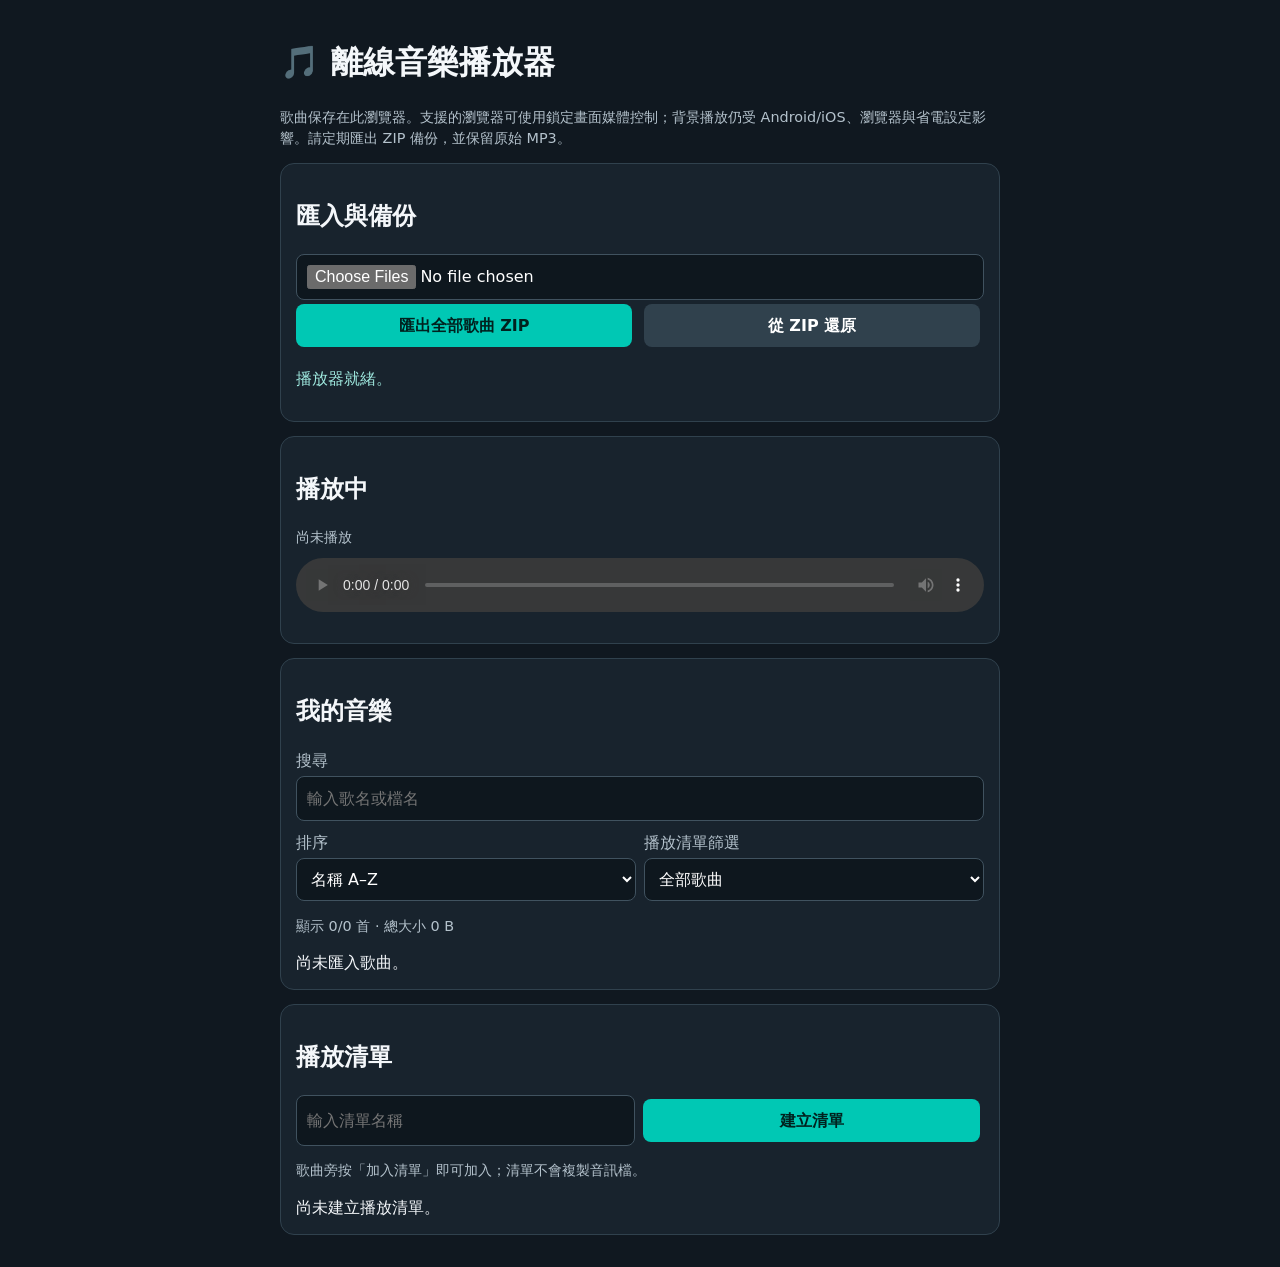
<file: index.html>
<!doctype html>
<html lang="zh-Hant"><head>
<meta charset="utf-8"><meta name="viewport" content="width=device-width,initial-scale=1,viewport-fit=cover">
<meta name="theme-color" content="#101820"><title>離線音樂播放器</title>
<style>
:root{color-scheme:dark}body{font-family:system-ui,-apple-system,sans-serif;background:#101820;color:#f4f7fa;margin:0;padding:18px;line-height:1.45}main{max-width:720px;margin:auto}.panel{background:#18232d;border:1px solid #30414d;border-radius:14px;padding:15px;margin:14px 0}button,input,select{font:inherit;padding:10px;border-radius:8px;max-width:100%}button{border:0;background:#00c8b4;color:#00221f;font-weight:650;margin:4px 4px 4px 0}button.secondary{background:#30414d;color:white}button.danger{background:#7b3038;color:white}input,select{background:#0e171e;color:white;border:1px solid #40525f;width:100%;box-sizing:border-box}label{display:block;margin:10px 0 4px;color:#b4c2cc}.row{display:flex;gap:8px;flex-wrap:wrap}.row>*{flex:1}.small{color:#b4c2cc;font-size:.9rem}#status{color:#9fe9df;overflow-wrap:anywhere}.song,.playlist{border:1px solid #30414d;border-radius:10px;padding:10px;margin:8px 0;overflow-wrap:anywhere}.meta{font-size:.85rem;color:#b4c2cc;margin:4px 0}audio{width:100%;margin:10px 0}
</style></head><body><main>
<h1>🎵 離線音樂播放器</h1><p class="small">歌曲保存在此瀏覽器。支援的瀏覽器可使用鎖定畫面媒體控制；背景播放仍受 Android/iOS、瀏覽器與省電設定影響。請定期匯出 ZIP 備份，並保留原始 MP3。</p>
<section class="panel"><h2>匯入與備份</h2><input id="files" type="file" accept="audio/*,.mp3,.m4a,.wav,.aac,.flac,.ogg" multiple>
<div class="row"><button id="export">匯出全部歌曲 ZIP</button><button id="import" class="secondary">從 ZIP 還原</button><input id="zipfile" type="file" accept=".zip,application/zip" hidden></div><p id="status" role="status">正在初始化……</p></section>
<section class="panel"><h2>播放中</h2><div id="now" class="small">尚未播放</div><audio id="player" controls></audio></section>
<section class="panel"><h2>我的音樂</h2><label for="search">搜尋</label><input id="search" type="search" placeholder="輸入歌名或檔名"><div class="row"><div><label for="sort">排序</label><select id="sort"><option value="name">名稱 A–Z</option><option value="name-desc">名稱 Z–A</option><option value="big">大小由大到小</option><option value="small">大小由小到大</option><option value="new">最近加入</option><option value="old">最早加入</option></select></div><div><label for="filter">播放清單篩選</label><select id="filter"><option value="">全部歌曲</option></select></div></div><p id="count" class="small"></p><div id="songs"></div></section>
<section class="panel"><h2>播放清單</h2><div class="row"><input id="playlistName" maxlength="80" placeholder="輸入清單名稱"><button id="create">建立清單</button></div><p class="small">歌曲旁按「加入清單」即可加入；清單不會複製音訊檔。</p><div id="playlists"></div></section>
</main>
<script>
"use strict";
const $=id=>document.getElementById(id), DB="OfflineMusicLibrary", VER=2;
let db, songs=[], lists=[], objectUrl=null;
let playQueue=[], playIndex=-1;
const player=$("player");
function updateMediaSession(s){
  if(!("mediaSession" in navigator)) return;
  try {
    navigator.mediaSession.metadata = new MediaMetadata({
      title: s?.name || "離線音樂播放器",
      artist: "本機音樂", album: "離線播放清單"
    });
    navigator.mediaSession.playbackState = player.paused ? "paused" : "playing";
    if (Number.isFinite(player.duration) && player.duration > 0 && navigator.mediaSession.setPositionState) {
      navigator.mediaSession.setPositionState({duration: player.duration, playbackRate: player.playbackRate || 1, position: Math.min(player.currentTime || 0, player.duration)});
    }
  } catch (_) {}
}
function playQueueAt(index){
  if(index < 0 || index >= playQueue.length) return;
  playIndex=index;
  play(playQueue[playIndex]);
}
function playNext(){if(playQueue.length && playIndex < playQueue.length-1) playQueueAt(playIndex+1);}
function playPrevious(){if(player.currentTime > 3){player.currentTime=0;return;} if(playQueue.length && playIndex>0) playQueueAt(playIndex-1); else player.currentTime=0;}
const say=s=>$("status").textContent=s;
const id=prefix=>prefix+"-"+Date.now().toString(36)+"-"+Math.random().toString(36).slice(2,9);
const bytes=n=>{if(n<1024)return n+" B";let u=["KB","MB","GB"],i=-1;do{n/=1024;i++}while(n>=1024&&i<u.length-1);return n.toFixed(n>=10?1:2)+" "+u[i]};
function openDB(){return new Promise((res,rej)=>{let r=indexedDB.open(DB,VER);r.onupgradeneeded=()=>{let d=r.result;if(!d.objectStoreNames.contains("songs"))d.createObjectStore("songs",{keyPath:"id"});if(!d.objectStoreNames.contains("playlists"))d.createObjectStore("playlists",{keyPath:"id"});};r.onsuccess=()=>res(r.result);r.onerror=()=>rej(r.error);r.onblocked=()=>rej(Error("請關閉其他播放器分頁後重試"));});}
function all(store){return new Promise((res,rej)=>{let r=db.transaction(store,"readonly").objectStore(store).getAll();r.onsuccess=()=>res(r.result);r.onerror=()=>rej(r.error);});}
function put(store,item){return new Promise((res,rej)=>{let t=db.transaction(store,"readwrite");t.objectStore(store).put(item);t.oncomplete=res;t.onerror=()=>rej(t.error);t.onabort=()=>rej(t.error);});}
function del(store,key){return new Promise((res,rej)=>{let t=db.transaction(store,"readwrite");t.objectStore(store).delete(key);t.oncomplete=res;t.onerror=()=>rej(t.error);});}
async function refresh(){songs=await all("songs");lists=await all("playlists");render();}
function render(){
 let fs=$("filter"),old=fs.value;fs.replaceChildren(new Option("全部歌曲",""));lists.sort((a,b)=>a.name.localeCompare(b.name,"zh-Hant"));lists.forEach(p=>fs.add(new Option(p.name,p.id)));if([...fs.options].some(o=>o.value===old))fs.value=old;
 let q=$("search").value.trim().toLocaleLowerCase(),arr=songs.filter(s=>s.name.toLocaleLowerCase().includes(q)),f=fs.value;
 if(f){let p=lists.find(p=>p.id===f),ids=new Set(p?p.songIds:[]);arr=arr.filter(s=>ids.has(s.id));}
 let sort=$("sort").value;arr.sort((a,b)=>sort==="name"?a.name.localeCompare(b.name,"zh-Hant"):sort==="name-desc"?b.name.localeCompare(a.name,"zh-Hant"):sort==="big"?(b.size||0)-(a.size||0):sort==="small"?(a.size||0)-(b.size||0):sort==="old"?(a.addedAt||0)-(b.addedAt||0):(b.addedAt||0)-(a.addedAt||0));
 $("count").textContent=`顯示 ${arr.length}/${songs.length} 首 · 總大小 ${bytes(songs.reduce((n,s)=>n+(s.size||s.data.size),0))}`;
 let root=$("songs");root.replaceChildren();if(!arr.length){root.textContent=songs.length?"沒有符合條件的歌曲。":"尚未匯入歌曲。";}
 arr.forEach(s=>{let card=document.createElement("div");card.className="song";let title=document.createElement("strong");title.textContent=s.name;let meta=document.createElement("div");meta.className="meta";meta.textContent=bytes(s.size||s.data.size)+" · "+new Date(s.addedAt||Date.now()).toLocaleDateString();let actions=document.createElement("div");
 let b=document.createElement("button");b.textContent="播放";b.onclick=()=>{playQueue=arr.slice();playQueueAt(playQueue.findIndex(x=>x.id===s.id));};let a=document.createElement("button");a.className="secondary";a.textContent="加入清單";a.disabled=!lists.length;a.onclick=()=>addToList(s.id);let d=document.createElement("button");d.className="danger";d.textContent="刪除";d.onclick=()=>removeSong(s);actions.append(b,a,d);card.append(title,meta,actions);root.append(card);});
 let pr=$("playlists");pr.replaceChildren();if(!lists.length)pr.textContent="尚未建立播放清單。";
 lists.forEach(p=>{let box=document.createElement("div");box.className="playlist";let title=document.createElement("strong");title.textContent=p.name;let count=document.createElement("p");count.className="small";count.textContent=p.songIds.filter(x=>songs.some(s=>s.id===x)).length+" 首歌曲";let row=document.createElement("div");
 let view=document.createElement("button");view.className="secondary";view.textContent="查看";view.onclick=()=>{fs.value=p.id;render();};
 let play=document.createElement("button");play.textContent="依序播放";play.onclick=()=>playList(p);
 let rename=document.createElement("button");rename.className="secondary";rename.textContent="改名";rename.onclick=async()=>{let n=prompt("新清單名稱",p.name);if(n&&n.trim()){p.name=n.trim();await put("playlists",p);await refresh();}};
 let remove=document.createElement("button");remove.className="danger";remove.textContent="刪除清單";remove.onclick=async()=>{if(confirm("刪除清單？歌曲不會刪除。")){await del("playlists",p.id);await refresh();}};
 row.append(view,play,rename,remove);box.append(title,count,row);pr.append(box);});
}
async function play(s){if(!s.data){say("歌曲資料不存在，請重新匯入或還原備份。");return;}if(objectUrl)URL.revokeObjectURL(objectUrl);objectUrl=URL.createObjectURL(s.data);player.src=objectUrl;player.load();$("now").textContent="正在播放："+s.name;updateMediaSession(s);try{await player.play();updateMediaSession(s);say("正在播放："+s.name+"。可嘗試鎖定螢幕或切換其他 App 繼續播放。");}catch{say("歌曲已載入，請按播放器播放鍵開始播放。");}}
async function removeSong(s){if(!confirm("確定刪除 "+s.name+"？請先確認有備份。"))return;await del("songs",s.id);for(let p of lists){p.songIds=p.songIds.filter(x=>x!==s.id);await put("playlists",p);}await refresh();say("歌曲已刪除。");}
$("files").onchange=async e=>{try{let n=0;for(let f of e.target.files){if(!(f.type.startsWith("audio/")||/\.(mp3|m4a|wav|aac|flac|ogg|opus|aiff?)$/i.test(f.name)))continue;let old=songs.find(s=>s.name===f.name&&(s.size||s.data.size)===f.size);await put("songs",{id:old?old.id:id("song"),name:f.name,type:f.type||"application/octet-stream",size:f.size,data:f,addedAt:old?.addedAt||Date.now()});n++;}await refresh();say("匯入完成："+n+" 個音訊檔。");}catch(e){say("匯入失敗："+e.message);}finally{e.target.value="";}};
$("create").onclick=async()=>{let name=$("playlistName").value.trim();if(!name){alert("請輸入清單名稱");return;}if(lists.some(p=>p.name.toLowerCase()===name.toLowerCase())){alert("已有同名清單");return;}await put("playlists",{id:id("list"),name,songIds:[],createdAt:Date.now()});$("playlistName").value="";await refresh();say("已建立清單："+name);};
async function addToList(songId){if(!lists.length)return;let choice=prompt("輸入清單編號：\n"+lists.map((p,i)=>`${i+1}. ${p.name}`).join("\n"),"1");if(choice===null)return;let p=lists[Number(choice)-1];if(!p){alert("編號無效");return;}if(!p.songIds.includes(songId))p.songIds.push(songId);await put("playlists",p);await refresh();say("已加入清單："+p.name);}
async function playList(p){let queue=p.songIds.map(x=>songs.find(s=>s.id===x)).filter(Boolean);if(!queue.length){alert("清單裡沒有歌曲");return;}playQueue=queue;playQueueAt(0);} 
player.addEventListener("ended",()=>{if(playQueue.length && playIndex<playQueue.length-1) playQueueAt(playIndex+1); else if("mediaSession" in navigator) navigator.mediaSession.playbackState="none";});
player.addEventListener("play",()=>{if("mediaSession" in navigator) navigator.mediaSession.playbackState="playing";});
player.addEventListener("pause",()=>{if("mediaSession" in navigator) navigator.mediaSession.playbackState="paused";});
player.addEventListener("loadedmetadata",()=>updateMediaSession(playQueue[playIndex]));
player.addEventListener("timeupdate",()=>{if("mediaSession" in navigator && player.duration && navigator.mediaSession.setPositionState){try{navigator.mediaSession.setPositionState({duration:player.duration,playbackRate:player.playbackRate||1,position:Math.min(player.currentTime||0,player.duration)});}catch(_){}}});
if("mediaSession" in navigator){
  const action=(name,fn)=>{try{navigator.mediaSession.setActionHandler(name,fn);}catch(_){}};
  action("play",()=>player.play()); action("pause",()=>player.pause()); action("stop",()=>{player.pause();player.currentTime=0;});
  action("previoustrack",playPrevious); action("nexttrack",playNext);
  action("seekbackward",d=>{player.currentTime=Math.max(0,player.currentTime-(d.seekOffset||10));});
  action("seekforward",d=>{player.currentTime=Math.min(player.duration||Infinity,player.currentTime+(d.seekOffset||10));});
  action("seekto",d=>{if(Number.isFinite(d.seekTime))player.currentTime=d.seekTime;});
}

// Small ZIP implementation: ZIP "store" method, UTF-8 filenames, no external libraries.
const crcTab=(()=>{let t=new Uint32Array(256);for(let n=0;n<256;n++){let c=n;for(let k=0;k<8;k++)c=c&1?0xedb88320^(c>>>1):c>>>1;t[n]=c>>>0;}return t;})();
function crc32(a){let c=0xffffffff;for(let b of a)c=crcTab[(c^b)&255]^(c>>>8);return(c^0xffffffff)>>>0;}
const u16=n=>[n&255,n>>>8&255],u32=n=>[n&255,n>>>8&255,n>>>16&255,n>>>24&255];
function join(parts){let n=parts.reduce((a,b)=>a+b.length,0),out=new Uint8Array(n),p=0;for(let b of parts){out.set(b,p);p+=b.length;}return out;}
async function makeZip(entries){let enc=new TextEncoder(),locals=[],centrals=[],offset=0;for(let e of entries){let name=enc.encode(e.name),data=e.data,crc=crc32(data),dt=new Date(),tm=(dt.getHours()<<11)|(dt.getMinutes()<<5)|(dt.getSeconds()>>1),da=((Math.max(1980,dt.getFullYear())-1980)<<9)|((dt.getMonth()+1)<<5)|dt.getDate();let h=new Uint8Array([...u32(0x04034b50),...u16(20),...u16(0x800),...u16(0),...u16(tm),...u16(da),...u32(crc),...u32(data.length),...u32(data.length),...u16(name.length),...u16(0)]);locals.push(h,name,data);let c=new Uint8Array([...u32(0x02014b50),...u16(20),...u16(20),...u16(0x800),...u16(0),...u16(tm),...u16(da),...u32(crc),...u32(data.length),...u32(data.length),...u16(name.length),...u16(0),...u16(0),...u16(0),...u16(0),...u32(0),...u32(offset)]);centrals.push(c,name);offset+=h.length+name.length+data.length;}let local=join(locals),central=join(centrals),end=new Uint8Array([...u32(0x06054b50),...u16(0),...u16(0),...u16(entries.length),...u16(entries.length),...u32(central.length),...u32(local.length),...u16(0)]);return join([local,central,end]);}
function read16(v,p){return v.getUint16(p,true)}function read32(v,p){return v.getUint32(p,true)}
async function unzip(buffer){let b=new Uint8Array(buffer),v=new DataView(buffer),dec=new TextDecoder(),end=-1;for(let p=b.length-22;p>=Math.max(0,b.length-65557);p--)if(read32(v,p)===0x06054b50){end=p;break;}if(end<0)throw Error("不是有效 ZIP 檔");let count=read16(v,end+10),pos=read32(v,end+16),out=[];for(let i=0;i<count;i++){if(read32(v,pos)!==0x02014b50)throw Error("ZIP 目錄格式錯誤");let method=read16(v,pos+10),size=read32(v,pos+24),nl=read16(v,pos+28),el=read16(v,pos+30),cl=read16(v,pos+32),off=read32(v,pos+42),name=dec.decode(b.slice(pos+46,pos+46+nl));if(method!==0)throw Error("只支援本播放器產生的 ZIP（未壓縮格式）");if(read32(v,off)!==0x04034b50)throw Error("ZIP 檔案內容格式錯誤");let start=off+30+read16(v,off+26)+read16(v,off+28);out.push({name,data:b.slice(start,start+size)});pos+=46+nl+el+cl;}return out;}
$("export").onclick=async()=>{try{let ss=await all("songs"),pp=await all("playlists");if(!ss.length&&!pp.length){say("沒有可備份的資料");return;}say("正在建立 ZIP 備份……");let entries=[],manifest={format:"OfflineMusicLibraryBackup",version:1,createdAt:new Date().toISOString(),songs:[],playlists:pp};for(let i=0;i<ss.length;i++){let s=ss[i],data=new Uint8Array(await s.data.arrayBuffer()),safe=s.name.replace(/[\\/:*?"<>|]/g,"_"),path=`audio/${String(i+1).padStart(4,"0")}_${safe}`;entries.push({name:path,data});manifest.songs.push({id:s.id,name:s.name,type:s.type||s.data.type||"application/octet-stream",size:data.length,addedAt:s.addedAt||Date.now(),path});}entries.unshift({name:"manifest.json",data:new TextEncoder().encode(JSON.stringify(manifest,null,2))});let blob=new Blob([await makeZip(entries)],{type:"application/zip"}),url=URL.createObjectURL(blob),a=document.createElement("a");a.href=url;a.download="offline-music-backup-"+new Date().toISOString().slice(0,10)+".zip";document.body.append(a);a.click();a.remove();setTimeout(()=>URL.revokeObjectURL(url),60000);say(`備份完成：${ss.length} 首歌曲、${pp.length} 個播放清單，${bytes(blob.size)}。`);}catch(e){say("備份失敗："+e.message);}};
$("import").onclick=()=>$("zipfile").click();
$("zipfile").onchange=async e=>{let f=e.target.files[0];if(!f)return;try{say("正在還原 ZIP……");let es=await unzip(await f.arrayBuffer()),me=es.find(x=>x.name==="manifest.json");if(!me)throw Error("找不到 manifest.json");let m=JSON.parse(new TextDecoder().decode(me.data));if(m.format!=="OfflineMusicLibraryBackup"||!Array.isArray(m.songs))throw Error("不是本播放器的備份檔");let map=new Map(es.map(x=>[x.name,x.data])),n=0;for(let s of m.songs){let data=map.get(s.path);if(!data)continue;let blob=new Blob([data],{type:s.type||"application/octet-stream"});await put("songs",{id:s.id||id("song"),name:s.name||s.path.split("/").pop(),type:s.type||blob.type,size:blob.size,data:blob,addedAt:s.addedAt||Date.now()});n++;}for(let p of (m.playlists||[])){if(p&&p.name)await put("playlists",{id:p.id||id("list"),name:p.name,songIds:Array.isArray(p.songIds)?p.songIds:[],createdAt:p.createdAt||Date.now()});}await refresh();say(`還原完成：${n} 首歌曲與 ${(m.playlists||[]).length} 個播放清單。`);}catch(err){say("還原失敗："+err.message);}finally{e.target.value="";}};
$("search").oninput=render;$("sort").onchange=render;$("filter").onchange=render;
async function start(){try{if("serviceWorker"in navigator)navigator.serviceWorker.register("./service-worker.js").catch(()=>say("歌曲資料可用，但離線快取註冊失敗，請檢查 sw.js。"));db=await openDB();await refresh();say("播放器就緒。");}catch(e){say("初始化失敗："+e.message);}}
start();
</script></body></html>
</file>
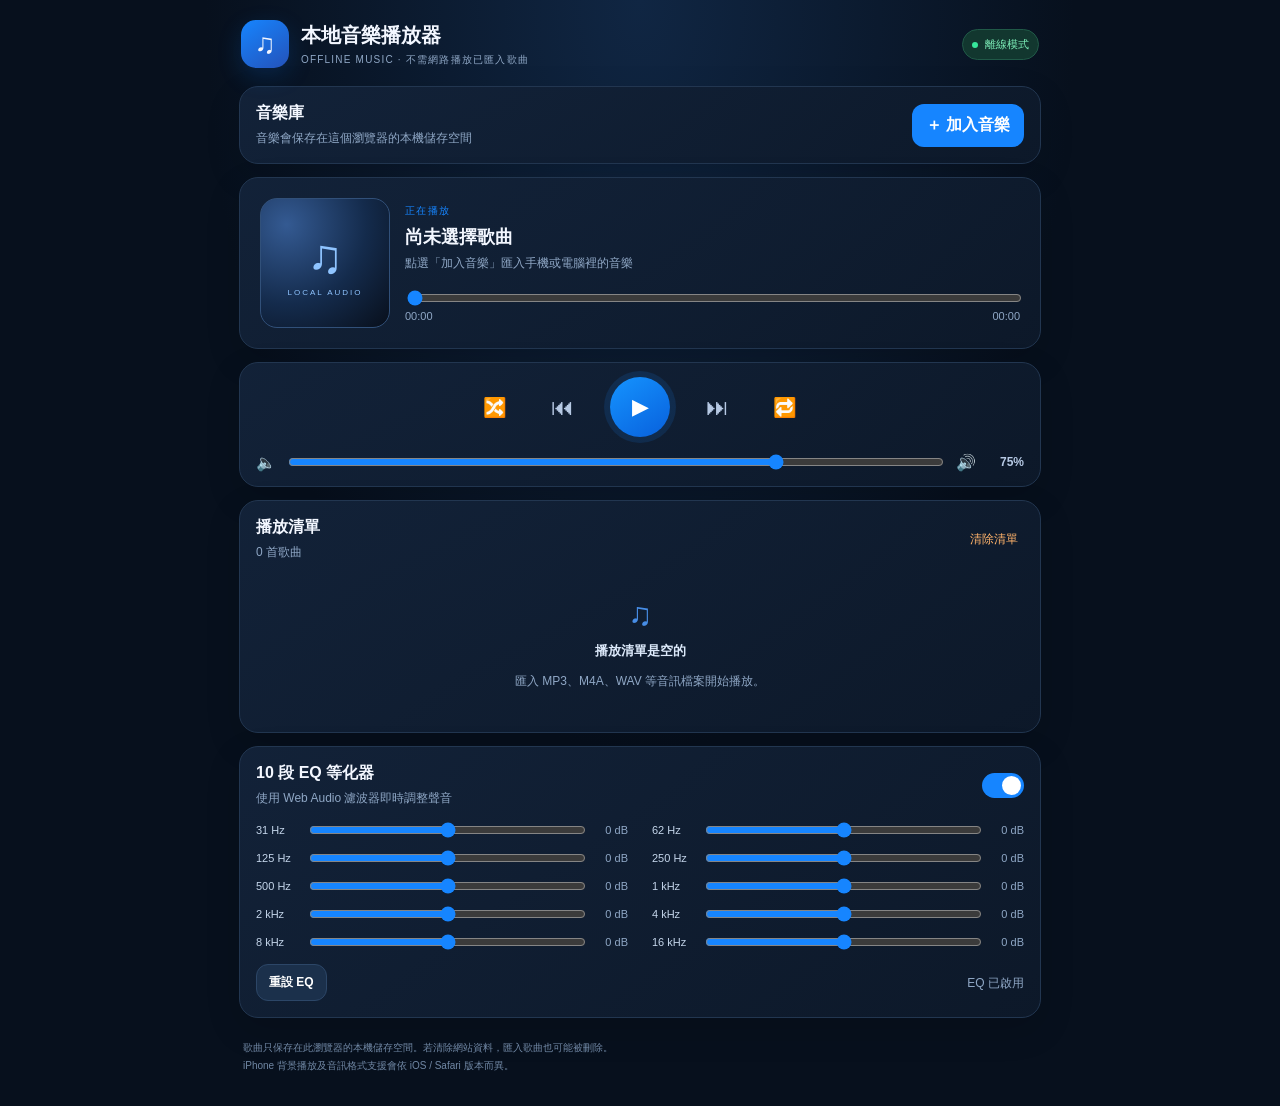
<file: iPhone_離線音樂播放器_PWA_完整專案/index.html>
<!doctype html>
<html lang="zh-Hant">
<head>
  <meta charset="utf-8">
  <meta name="viewport" content="width=device-width, initial-scale=1, viewport-fit=cover">
  <meta name="theme-color" content="#081321">
  <meta name="apple-mobile-web-app-capable" content="yes">
  <meta name="apple-mobile-web-app-status-bar-style" content="black-translucent">
  <meta name="apple-mobile-web-app-title" content="離線音樂">
  <meta name="description" content="可離線使用的本機音樂播放器，支援播放清單、音量與 10 段 EQ。">
  <link rel="manifest" href="manifest.webmanifest">
  <link rel="apple-touch-icon" href="icon-192.png">
  <link rel="stylesheet" href="styles.css">
  <title>本地音樂播放器</title>
</head>
<body>
  <main class="app">
    <header class="topbar">
      <div class="brand-icon">♫</div>
      <div class="brand">
        <h1>本地音樂播放器</h1>
        <p>OFFLINE MUSIC · 不需網路播放已匯入歌曲</p>
      </div>
      <span class="offline-pill"><i></i> 離線模式</span>
    </header>

    <section class="panel import-panel">
      <div>
        <h2>音樂庫</h2>
        <p class="muted">音樂會保存在這個瀏覽器的本機儲存空間</p>
      </div>
      <label class="primary-btn import-btn">
        <span>＋ 加入音樂</span>
        <input id="fileInput" type="file" accept="audio/*,.mp3,.wav,.m4a,.aac,.ogg,.flac" multiple>
      </label>
    </section>

    <section class="panel now-playing">
      <div class="artwork"><span>♫</span><small>LOCAL AUDIO</small></div>
      <div class="track-meta">
        <p class="eyebrow">正在播放</p>
        <h2 id="nowTitle">尚未選擇歌曲</h2>
        <p id="nowDetail" class="muted">點選「加入音樂」匯入手機或電腦裡的音樂</p>
        <div class="progress-wrap">
          <input id="seek" type="range" min="0" max="1000" value="0" aria-label="播放進度">
          <div class="time-row"><span id="currentTime">00:00</span><span id="duration">00:00</span></div>
        </div>
      </div>
    </section>

    <section class="panel transport">
      <div class="transport-buttons">
        <button id="shuffleBtn" class="icon-btn" aria-label="隨機播放" title="隨機播放">🔀</button>
        <button id="prevBtn" class="icon-btn big" aria-label="上一首" title="上一首">⏮</button>
        <button id="playBtn" class="play-btn" aria-label="播放">▶</button>
        <button id="nextBtn" class="icon-btn big" aria-label="下一首" title="下一首">⏭</button>
        <button id="repeatBtn" class="icon-btn" aria-label="循環播放" title="循環播放">🔁</button>
      </div>
      <div class="volume-row">
        <span>🔈</span><input id="volume" type="range" min="0" max="100" value="75" aria-label="音量">
        <span>🔊</span><strong id="volumeLabel">75%</strong>
      </div>
    </section>

    <section class="panel playlist-panel">
      <div class="section-heading">
        <div><h2>播放清單</h2><p id="trackCount" class="muted">0 首歌曲</p></div>
        <button id="clearBtn" class="text-btn">清除清單</button>
      </div>
      <div id="emptyState" class="empty-state">
        <div class="empty-note">♫</div>
        <strong>播放清單是空的</strong>
        <p>匯入 MP3、M4A、WAV 等音訊檔案開始播放。</p>
      </div>
      <ol id="playlist" class="playlist"></ol>
    </section>

    <section class="panel eq-panel">
      <div class="section-heading">
        <div><h2>10 段 EQ 等化器</h2><p class="muted">使用 Web Audio 濾波器即時調整聲音</p></div>
        <label class="switch"><input id="eqEnabled" type="checkbox" checked><span></span></label>
      </div>
      <div id="eqControls" class="eq-controls"></div>
      <div class="eq-footer">
        <button id="flatBtn" class="secondary-btn">重設 EQ</button>
        <span id="eqStatus" class="muted">EQ 已啟用</span>
      </div>
    </section>

    <footer>
      <p>歌曲只保存在此瀏覽器的本機儲存空間。若清除網站資料，匯入歌曲也可能被刪除。</p>
      <p>iPhone 背景播放及音訊格式支援會依 iOS / Safari 版本而異。</p>
    </footer>
    <audio id="audio" playsinline preload="metadata"></audio>
    <div id="toast" role="status" aria-live="polite"></div>
  </main>
  <script src="app.js"></script>
</body>
</html>
</file>
<file: iPhone_離線音樂播放器_PWA_完整專案/styles.css>
*{box-sizing:border-box}
:root{color-scheme:dark;--bg:#07101d;--panel:#101d30;--panel2:#15263d;--line:#223650;--blue:#1685ff;--text:#f3f7ff;--muted:#8fa7c5}
body{margin:0;background:radial-gradient(ellipse at top,#102643 0,#07101d 48%);color:var(--text);font-family:-apple-system,BlinkMacSystemFont,"Segoe UI",sans-serif;min-height:100vh}
button,input{font:inherit}button{cursor:pointer}
.app{max-width:850px;margin:0 auto;padding:calc(16px + env(safe-area-inset-top)) 14px calc(24px + env(safe-area-inset-bottom))}
.topbar{display:flex;align-items:center;gap:12px;margin:4px 2px 18px}
.brand-icon{width:48px;height:48px;display:grid;place-items:center;background:linear-gradient(145deg,#1685ff,#2452b9);border-radius:15px;font-size:28px;font-weight:800;box-shadow:0 8px 25px #0875e533}
.brand{flex:1;min-width:0}.brand h1{font-size:20px;margin:0 0 4px}.brand p{font-size:10px;letter-spacing:1.2px;margin:0;color:var(--muted)}
.offline-pill{font-size:11px;color:#7ef0ba;background:#12372f;border:1px solid #205947;border-radius:99px;padding:7px 9px;white-space:nowrap}.offline-pill i{display:inline-block;width:6px;height:6px;background:#36e69b;border-radius:50%;margin-right:4px}
.panel{background:linear-gradient(145deg,#13233aee,#0d192aee);border:1px solid var(--line);border-radius:19px;padding:16px;margin-bottom:13px;box-shadow:0 12px 35px #0002}
h2{font-size:16px;margin:0 0 5px}.muted{color:var(--muted);font-size:12px;margin:0;line-height:1.5}
.import-panel,.section-heading{display:flex;justify-content:space-between;align-items:center;gap:12px}
.primary-btn,.secondary-btn{border:0;border-radius:12px;padding:11px 14px;background:var(--blue);color:#fff;font-weight:700;white-space:nowrap}
.import-btn{position:relative;overflow:hidden}.import-btn input{position:absolute;inset:0;width:100%;height:100%;opacity:0;cursor:pointer}
.now-playing{display:flex;gap:15px;align-items:center}
.artwork{flex:0 0 112px;height:112px;border-radius:17px;background:radial-gradient(circle at 20% 20%,#345a92,#142b4c 55%,#080f1b);border:1px solid #315079;display:flex;flex-direction:column;align-items:center;justify-content:center;color:#8fc4ff}
.artwork span{font-size:48px}.artwork small{font-size:8px;letter-spacing:2px;margin-top:4px}
.track-meta{min-width:0;flex:1}.eyebrow{color:var(--blue);font-size:10px;letter-spacing:1.3px;text-transform:uppercase;margin:0 0 7px}
.track-meta h2{font-size:18px;overflow-wrap:anywhere}.track-meta>.muted{overflow-wrap:anywhere}
.progress-wrap{margin-top:16px}input[type=range]{width:100%;accent-color:var(--blue);cursor:pointer;min-width:0}
.time-row{display:flex;justify-content:space-between;color:var(--muted);font-size:11px;font-variant-numeric:tabular-nums}
.transport{padding:14px 16px}.transport-buttons{display:flex;align-items:center;justify-content:center;gap:clamp(10px,4vw,28px)}
.icon-btn{border:0;background:transparent;color:#b6c9e4;font-size:19px;padding:8px}.icon-btn.big{font-size:23px}
.play-btn{width:60px;height:60px;border:0;border-radius:50%;background:linear-gradient(145deg,#1594ff,#0860dc);color:white;font-size:22px;box-shadow:0 0 0 6px #1685ff22}
.volume-row{display:flex;align-items:center;gap:10px;margin-top:15px;color:#b6c9e4}.volume-row input{flex:1}.volume-row strong{font-size:12px;width:38px;text-align:right}
.section-heading{margin-bottom:13px}.text-btn{border:0;background:transparent;color:#ffb36b;font-size:12px}
.empty-state{text-align:center;padding:22px 12px 14px;color:var(--muted)}.empty-note{font-size:32px;color:#478de6;margin-bottom:8px}.empty-state strong{color:#dce9fa;font-size:13px}.empty-state p{font-size:12px;line-height:1.5}
.playlist{list-style:none;padding:0;margin:0;display:grid;gap:6px}.playlist:empty{display:none}
.track-row{display:flex;align-items:center;gap:11px;padding:11px 10px;border-radius:12px;background:#ffffff05;border:1px solid transparent;min-width:0}
.track-row.active{background:#0875e827;border-color:#197de55c}.track-number{width:24px;text-align:center;color:#7e9abf;font-size:12px;flex-shrink:0}
.track-row.active .track-number{color:#67b5ff}.track-play{min-width:0;flex:1;border:0;text-align:left;background:transparent;color:var(--text);padding:0}.track-name{display:block;overflow:hidden;text-overflow:ellipsis;white-space:nowrap;font-size:13px}.track-type{display:block;color:var(--muted);font-size:10px;margin-top:4px}
.remove-track{background:transparent;border:0;color:#7f98b8;font-size:17px;padding:5px}
.eq-controls{display:grid;gap:8px}.eq-row{display:grid;grid-template-columns:44px minmax(0,1fr) 40px;align-items:center;gap:9px}.eq-row label{font-size:11px;color:#c5d6eb}.eq-row output{text-align:right;font-size:11px;color:var(--muted);font-variant-numeric:tabular-nums}
.eq-footer{display:flex;align-items:center;justify-content:space-between;margin-top:12px}.secondary-btn{background:#1b304b;border:1px solid #2c4667;padding:9px 12px;font-size:12px}
.switch input{display:none}.switch span{display:block;width:42px;height:25px;border-radius:99px;background:#33455e;position:relative}.switch span:after{content:"";position:absolute;left:3px;top:3px;width:19px;height:19px;background:#fff;border-radius:50%;transition:.18s}.switch input:checked+span{background:var(--blue)}.switch input:checked+span:after{transform:translateX(17px)}
footer{padding:6px 4px;color:#7188a5;font-size:10px;line-height:1.5}footer p{margin:3px 0}
#toast{position:fixed;left:50%;bottom:calc(22px + env(safe-area-inset-bottom));transform:translate(-50%,20px);background:#1d3552;color:white;border:1px solid #365575;border-radius:12px;padding:11px 16px;font-size:12px;opacity:0;pointer-events:none;transition:.2s;max-width:90vw;z-index:20}#toast.show{opacity:1;transform:translate(-50%,0)}
@media(min-width:680px){.app{padding-left:24px;padding-right:24px}.eq-controls{grid-template-columns:1fr 1fr;column-gap:24px}.eq-row{grid-template-columns:42px minmax(0,1fr) 35px}.now-playing{padding:20px}.artwork{flex-basis:130px;height:130px}}
@media(max-width:400px){.brand h1{font-size:17px}.brand p{font-size:8px}.offline-pill{font-size:10px;padding:6px}.panel{padding:13px}.artwork{flex-basis:86px;height:96px}.artwork span{font-size:40px}.now-playing{gap:11px}.track-meta h2{font-size:15px}.transport-buttons{gap:7px}.play-btn{width:54px;height:54px}}
</file>
